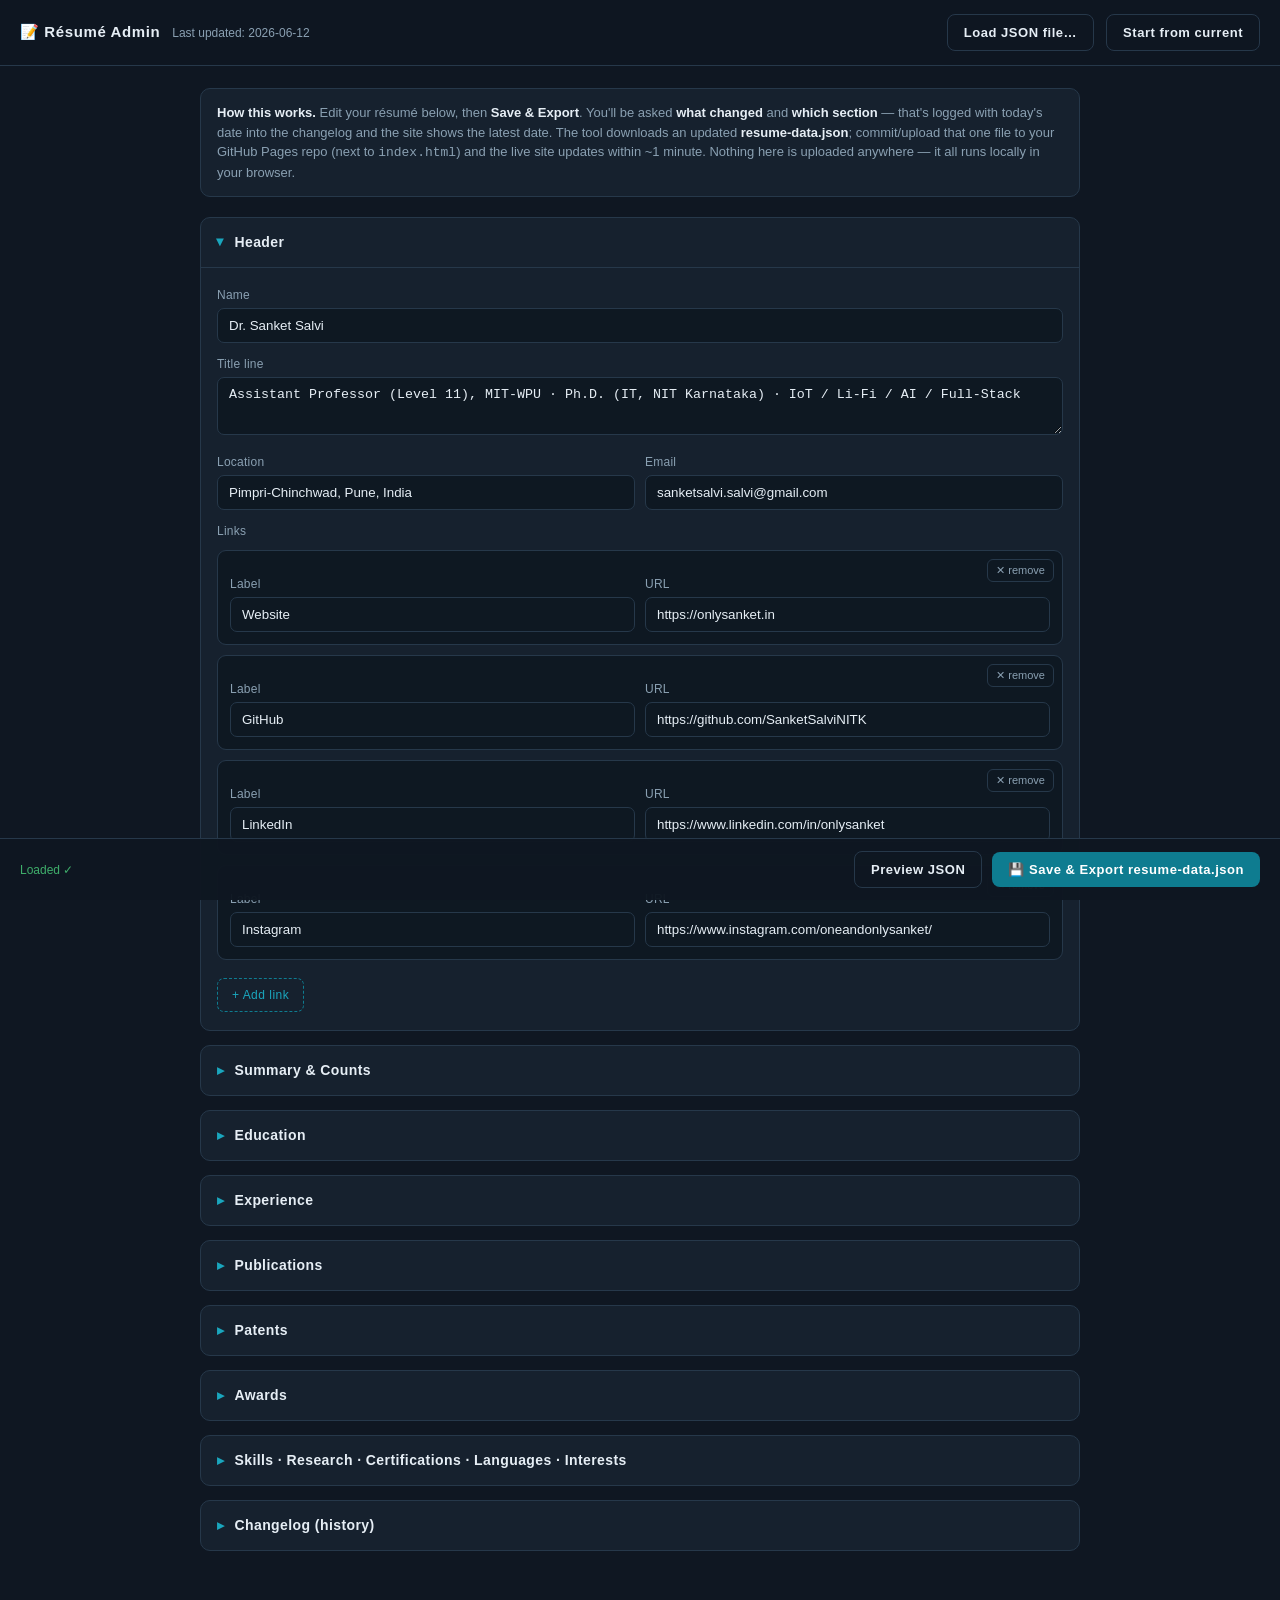
<file: admin.html>
<!doctype html>
<html lang="en">
<head>
<meta charset="utf-8">
<meta name="viewport" content="width=device-width, initial-scale=1">
<title>Résumé Admin · Dr. Sanket Salvi</title>
<style>
  :root{ --bg:#0f1722; --panel:#16212e; --line:#26384a; --ink:#e6eef5; --dim:#8aa0b2;
         --teal:#1aa6bd; --teal2:#0e7c90; --warn:#e0a23a; --ok:#3fae6b; }
  *{box-sizing:border-box;}
  body{margin:0;background:var(--bg);color:var(--ink);
    font:14px/1.5 -apple-system,BlinkMacSystemFont,"Segoe UI",Roboto,Helvetica,Arial,sans-serif;}
  header{position:sticky;top:0;z-index:5;background:rgba(15,23,34,.95);backdrop-filter:blur(6px);
    border-bottom:1px solid var(--line);padding:14px 20px;display:flex;gap:12px;align-items:center;flex-wrap:wrap;}
  header h1{font-size:15px;margin:0;letter-spacing:.04em;}
  header .sp{flex:1;}
  header .meta{font-size:12px;color:var(--dim);}
  .wrap{max-width:920px;margin:0 auto;padding:22px 20px 120px;}
  .note{background:var(--panel);border:1px solid var(--line);border-radius:10px;padding:14px 16px;
    font-size:13px;color:var(--dim);margin-bottom:20px;}
  .note b{color:var(--ink);}
  details.sec{background:var(--panel);border:1px solid var(--line);border-radius:10px;margin-bottom:14px;overflow:hidden;}
  details.sec>summary{cursor:pointer;padding:14px 16px;font-weight:700;letter-spacing:.03em;list-style:none;
    display:flex;align-items:center;gap:10px;}
  details.sec>summary::-webkit-details-marker{display:none;}
  details.sec>summary::before{content:"▸";color:var(--teal);transition:transform .15s;}
  details.sec[open]>summary::before{transform:rotate(90deg);}
  .sec-body{padding:6px 16px 18px;border-top:1px solid var(--line);}
  label{display:block;font-size:12px;color:var(--dim);margin:12px 0 4px;letter-spacing:.02em;}
  input[type=text], textarea{width:100%;background:#0e1822;border:1px solid var(--line);border-radius:7px;
    color:var(--ink);font:13px/1.5 inherit;padding:9px 11px;}
  textarea{resize:vertical;min-height:58px;}
  input:focus, textarea:focus{outline:none;border-color:var(--teal);}
  .row{display:flex;gap:10px;flex-wrap:wrap;}
  .row>div{flex:1;min-width:140px;}
  .card{background:#0e1822;border:1px solid var(--line);border-radius:9px;padding:12px;margin:10px 0;position:relative;}
  .card .del{position:absolute;top:8px;right:8px;background:transparent;border:1px solid var(--line);
    color:var(--dim);border-radius:6px;font-size:11px;padding:4px 8px;cursor:pointer;}
  .card .del:hover{border-color:#c0584a;color:#e88;}
  button.add{background:transparent;border:1px dashed var(--teal2);color:var(--teal);border-radius:7px;
    padding:9px 14px;cursor:pointer;font-size:12px;letter-spacing:.04em;margin-top:8px;}
  button.add:hover{background:rgba(26,166,189,.1);}
  .btn{background:var(--teal2);border:none;color:#fff;font-weight:700;letter-spacing:.04em;
    padding:10px 16px;border-radius:8px;cursor:pointer;font-size:13px;}
  .btn:hover{filter:brightness(1.1);}
  .btn.ghost{background:transparent;border:1px solid var(--line);color:var(--ink);}
  .btn.warn{background:var(--warn);color:#1a1205;}
  .changelog{font-size:12.5px;}
  .changelog .e{border-left:2px solid var(--teal2);padding:4px 0 4px 12px;margin:8px 0;}
  .changelog .e .d{color:var(--teal);font-weight:700;}
  .changelog .e .w{color:var(--dim);}
  #status{font-size:12px;color:var(--ok);}
  .pillhint{font-size:11px;color:var(--dim);margin-top:3px;}
  .savebar{position:fixed;bottom:0;left:0;right:0;background:rgba(15,23,34,.97);border-top:1px solid var(--line);
    padding:12px 20px;display:flex;gap:10px;align-items:center;flex-wrap:wrap;z-index:6;}
  .savebar .sp{flex:1;}
  dialog{background:var(--panel);color:var(--ink);border:1px solid var(--line);border-radius:12px;max-width:460px;width:92%;padding:0;}
  dialog::backdrop{background:rgba(0,0,0,.6);}
  .dlg-body{padding:20px;}
  .dlg-body h3{margin:0 0 4px;}
  .dlg-body p{color:var(--dim);font-size:13px;margin:0 0 14px;}
</style>
</head>
<body>
<header>
  <h1>📝 Résumé Admin</h1>
  <span class="meta" id="hmeta">— no data loaded —</span>
  <span class="sp"></span>
  <button class="btn ghost" id="load-file">Load JSON file…</button>
  <input type="file" id="file-in" accept="application/json,.json" style="display:none">
  <button class="btn ghost" id="load-default">Start from current</button>
</header>

<div class="wrap">
  <div class="note">
    <b>How this works.</b> Edit your résumé below, then <b>Save &amp; Export</b>. You'll be asked
    <b>what changed</b> and <b>which section</b> — that's logged with today's date into the changelog and the
    site shows the latest date. The tool downloads an updated <b>resume-data.json</b>; commit/upload that one
    file to your GitHub Pages repo (next to <code>index.html</code>) and the live site updates within ~1 minute.
    Nothing here is uploaded anywhere — it all runs locally in your browser.
  </div>

  <details class="sec" open><summary>Header</summary><div class="sec-body" id="s-header"></div></details>
  <details class="sec"><summary>Summary &amp; Counts</summary><div class="sec-body" id="s-summary"></div></details>
  <details class="sec"><summary>Education</summary><div class="sec-body" id="s-education"></div></details>
  <details class="sec"><summary>Experience</summary><div class="sec-body" id="s-experience"></div></details>
  <details class="sec"><summary>Publications</summary><div class="sec-body" id="s-publications"></div></details>
  <details class="sec"><summary>Patents</summary><div class="sec-body" id="s-patents"></div></details>
  <details class="sec"><summary>Awards</summary><div class="sec-body" id="s-awards"></div></details>
  <details class="sec"><summary>Skills · Research · Certifications · Languages · Interests</summary><div class="sec-body" id="s-lists"></div></details>
  <details class="sec"><summary>Changelog (history)</summary><div class="sec-body" id="s-changelog"></div></details>
</div>

<div class="savebar">
  <span id="status"></span>
  <span class="sp"></span>
  <button class="btn ghost" id="preview-json">Preview JSON</button>
  <button class="btn" id="save">💾 Save &amp; Export resume-data.json</button>
</div>

<dialog id="dlg">
  <div class="dlg-body">
    <h3>Log this update</h3>
    <p>Briefly describe what you changed and where. This is added to the changelog with today's date.</p>
    <label>What changed</label>
    <input type="text" id="dlg-what" placeholder="e.g. Added new journal paper; updated current role">
    <label>Where (section)</label>
    <input type="text" id="dlg-where" placeholder="e.g. Publications, Experience">
    <div style="display:flex;gap:10px;justify-content:flex-end;margin-top:18px;">
      <button class="btn ghost" id="dlg-cancel">Cancel</button>
      <button class="btn" id="dlg-ok">Save &amp; Download</button>
    </div>
  </div>
</dialog>

<script>
"use strict";
let DATA = null;

const $ = s => document.querySelector(s);
const el = (tag, props={}, html) => { const e=document.createElement(tag); Object.assign(e, props); if(html!=null) e.innerHTML=html; return e; };
const today = () => new Date().toISOString().slice(0,10);

/* ---------- field builders ---------- */
function textField(label, value, onChange, opts={}){
  const wrap = el("div");
  wrap.appendChild(el("label", {}, label));
  const node = opts.area ? el("textarea") : el("input", {type:"text"});
  node.value = value==null ? "" : value;
  if(opts.placeholder) node.placeholder = opts.placeholder;
  node.addEventListener("input", ()=>onChange(node.value));
  wrap.appendChild(node);
  if(opts.hint) wrap.appendChild(el("div",{className:"pillhint"}, opts.hint));
  return wrap;
}
function repeater(container, arr, makeCard, makeBlank, addLabel){
  container.innerHTML = "";
  arr.forEach((item, i)=>{
    const card = el("div",{className:"card"});
    const del = el("button",{className:"del"},"✕ remove");
    del.addEventListener("click", ()=>{ arr.splice(i,1); repeater(container, arr, makeCard, makeBlank, addLabel); });
    card.appendChild(del);
    makeCard(card, item, i);
    container.appendChild(card);
  });
  const add = el("button",{className:"add"}, "+ "+addLabel);
  add.addEventListener("click", ()=>{ arr.push(makeBlank()); repeater(container, arr, makeCard, makeBlank, addLabel); });
  container.appendChild(add);
}

/* ---------- section renderers ---------- */
function renderAll(){
  if(!DATA) return;
  $("#hmeta").textContent = "Last updated: " + (DATA.meta?.lastUpdated || "—");

  /* header */
  const H = DATA.header;
  const sh = $("#s-header"); sh.innerHTML="";
  sh.appendChild(textField("Name", H.name, v=>H.name=v));
  sh.appendChild(textField("Title line", H.title, v=>H.title=v, {area:true}));
  const r1 = el("div",{className:"row"});
  const c1=el("div"), c2=el("div");
  c1.appendChild(textField("Location", H.location, v=>H.location=v));
  c2.appendChild(textField("Email", H.email, v=>H.email=v));
  r1.append(c1,c2); sh.appendChild(r1);
  sh.appendChild(el("label",{},"Links"));
  const linkBox = el("div"); sh.appendChild(linkBox);
  repeater(linkBox, H.links, (card,item)=>{
    const r=el("div",{className:"row"});
    const a=el("div"),b=el("div");
    a.appendChild(textField("Label", item.label, v=>item.label=v));
    b.appendChild(textField("URL", item.url, v=>item.url=v));
    r.append(a,b); card.appendChild(r);
  }, ()=>({label:"",url:""}), "Add link");

  /* summary */
  const S = DATA.summary; const ss=$("#s-summary"); ss.innerHTML="";
  ss.appendChild(textField("Summary text", S.text, v=>S.text=v, {area:true}));
  ss.appendChild(el("label",{},"Counters"));
  const cbox=el("div"); ss.appendChild(cbox);
  repeater(cbox, S.counts, (card,item)=>{
    const r=el("div",{className:"row"});
    const a=el("div"),b=el("div");
    a.appendChild(textField("Value", item.value, v=>item.value=v));
    b.appendChild(textField("Label", item.label, v=>item.label=v));
    r.append(a,b); card.appendChild(r);
  }, ()=>({value:"",label:""}), "Add counter");

  /* education */
  repeater($("#s-education"), DATA.education, (card,item)=>{
    const r=el("div",{className:"row"}); const a=el("div"),b=el("div");
    a.appendChild(textField("Degree / title", item.title, v=>item.title=v));
    b.appendChild(textField("When", item.when, v=>item.when=v));
    r.append(a,b); card.appendChild(r);
    card.appendChild(textField("Institution", item.org, v=>item.org=v));
    card.appendChild(textField("Description", item.desc, v=>item.desc=v, {area:true}));
  }, ()=>({title:"",org:"",when:"",desc:""}), "Add education entry");

  /* experience */
  repeater($("#s-experience"), DATA.experience, (card,item)=>{
    const r=el("div",{className:"row"}); const a=el("div"),b=el("div");
    a.appendChild(textField("Role", item.role, v=>item.role=v));
    b.appendChild(textField("When", item.when, v=>item.when=v));
    r.append(a,b); card.appendChild(r);
    card.appendChild(textField("Organization", item.org, v=>item.org=v));
    card.appendChild(textField("Description", item.desc, v=>item.desc=v, {area:true}));
  }, ()=>({role:"",org:"",when:"",desc:""}), "Add experience entry");

  /* publications */
  const P = DATA.publications; const sp=$("#s-publications"); sp.innerHTML="";
  sp.appendChild(textField("Metrics / note line", P.metrics, v=>P.metrics=v, {area:true}));
  sp.appendChild(el("label",{},"Selected items"));
  sp.appendChild(el("div",{className:"pillhint"},"Basic HTML allowed: &lt;b&gt;, &lt;i&gt;, &lt;a href&gt;, and &lt;span class=\"r-pill g\"&gt;Best Paper&lt;/span&gt; for badges."));
  const pbox=el("div"); sp.appendChild(pbox);
  repeater(pbox, P.items, (card,item,i)=>{
    card.appendChild(textField("Item "+(i+1), item, v=>P.items[i]=v, {area:true}));
  }, ()=>"", "Add publication");

  /* patents */
  const sPat=$("#s-patents"); sPat.innerHTML="";
  sPat.appendChild(el("div",{className:"pillhint"},"Use &lt;span class=\"r-pill g\"&gt;Granted&lt;/span&gt; or &lt;span class=\"r-pill\"&gt;Published&lt;/span&gt; for status badges."));
  const patbox=el("div"); sPat.appendChild(patbox);
  repeater(patbox, DATA.patents, (card,item,i)=>{
    card.appendChild(textField("Patent "+(i+1), item, v=>DATA.patents[i]=v, {area:true}));
  }, ()=>"", "Add patent");

  /* awards */
  const awbox=el("div"); $("#s-awards").innerHTML=""; $("#s-awards").appendChild(awbox);
  repeater(awbox, DATA.awards, (card,item,i)=>{
    card.appendChild(textField("Award "+(i+1), item, v=>DATA.awards[i]=v, {area:true}));
  }, ()=>"", "Add award");

  /* simple list sections */
  const sl=$("#s-lists"); sl.innerHTML="";
  [["skills","Skills"],["research","Research Interests"],["certifications","Certifications"],
   ["languages","Languages"],["interests","Interests"]].forEach(([key,label])=>{
    sl.appendChild(el("label",{},label));
    sl.appendChild(el("div",{className:"pillhint"},"One entry per line."));
    const ta=el("textarea"); ta.value=(DATA[key]||[]).join("\n"); ta.style.minHeight="90px";
    ta.addEventListener("input", ()=>{ DATA[key]=ta.value.split("\n").map(s=>s.trim()).filter(Boolean); });
    sl.appendChild(ta);
  });

  /* changelog */
  renderChangelog();
}

function renderChangelog(){
  const cl = $("#s-changelog"); cl.innerHTML="";
  const box = el("div",{className:"changelog"});
  const list = (DATA.meta?.changelog || []).slice().reverse();
  if(!list.length) box.appendChild(el("div",{className:"pillhint"},"No changes logged yet."));
  list.forEach(e=>{
    box.appendChild(el("div",{className:"e"},
      `<span class="d">${e.date}</span> — <span class="w">[${e.where||"—"}]</span> ${e.what||""}`));
  });
  cl.appendChild(box);
}

/* ---------- load / save ---------- */
function loadData(d){ DATA = d; renderAll(); $("#status").textContent="Loaded ✓"; }

$("#load-file").addEventListener("click", ()=>$("#file-in").click());
$("#file-in").addEventListener("change", e=>{
  const f=e.target.files[0]; if(!f) return;
  const rd=new FileReader();
  rd.onload=()=>{ try{ loadData(JSON.parse(rd.result)); }catch(err){ alert("Invalid JSON: "+err.message); } };
  rd.readAsText(f);
});
$("#load-default").addEventListener("click", ()=>{
  fetch("resume-data.json",{cache:"no-cache"}).then(r=>r.json()).then(loadData)
    .catch(()=>loadData(JSON.parse(JSON.stringify(window.__BAKED__||{}))));
});

$("#preview-json").addEventListener("click", ()=>{
  if(!DATA) return alert("Load data first.");
  const w=window.open("","_blank");
  w.document.write("<pre style='white-space:pre-wrap;font:12px monospace;padding:16px'>"+
    JSON.stringify(DATA,null,2).replace(/</g,"&lt;")+"</pre>");
});

const dlg = $("#dlg");
$("#save").addEventListener("click", ()=>{ if(!DATA) return alert("Load data first."); $("#dlg-what").value=""; $("#dlg-where").value=""; dlg.showModal(); });
$("#dlg-cancel").addEventListener("click", ()=>dlg.close());
$("#dlg-ok").addEventListener("click", ()=>{
  const what=$("#dlg-what").value.trim(), where=$("#dlg-where").value.trim();
  if(!what){ alert("Please describe what changed."); return; }
  DATA.meta = DATA.meta || {changelog:[]};
  DATA.meta.changelog = DATA.meta.changelog || [];
  DATA.meta.changelog.push({date:today(), what, where: where||"—"});
  DATA.meta.lastUpdated = today();
  dlg.close();
  const blob=new Blob([JSON.stringify(DATA,null,2)],{type:"application/json"});
  const url=URL.createObjectURL(blob);
  const a=document.createElement("a"); a.href=url; a.download="resume-data.json"; a.click();
  setTimeout(()=>URL.revokeObjectURL(url),4000);
  renderAll();
  $("#status").textContent="Exported ✓  — now commit resume-data.json to your repo.";
});

/* auto-load on open */
window.addEventListener("DOMContentLoaded", ()=>{
  fetch("resume-data.json",{cache:"no-cache"}).then(r=>{ if(!r.ok) throw 0; return r.json(); })
    .then(loadData)
    .catch(()=>{ $("#status").textContent="Tip: click “Load JSON file…” to open your resume-data.json"; });
});
</script>
</body>
</html>
</file>
